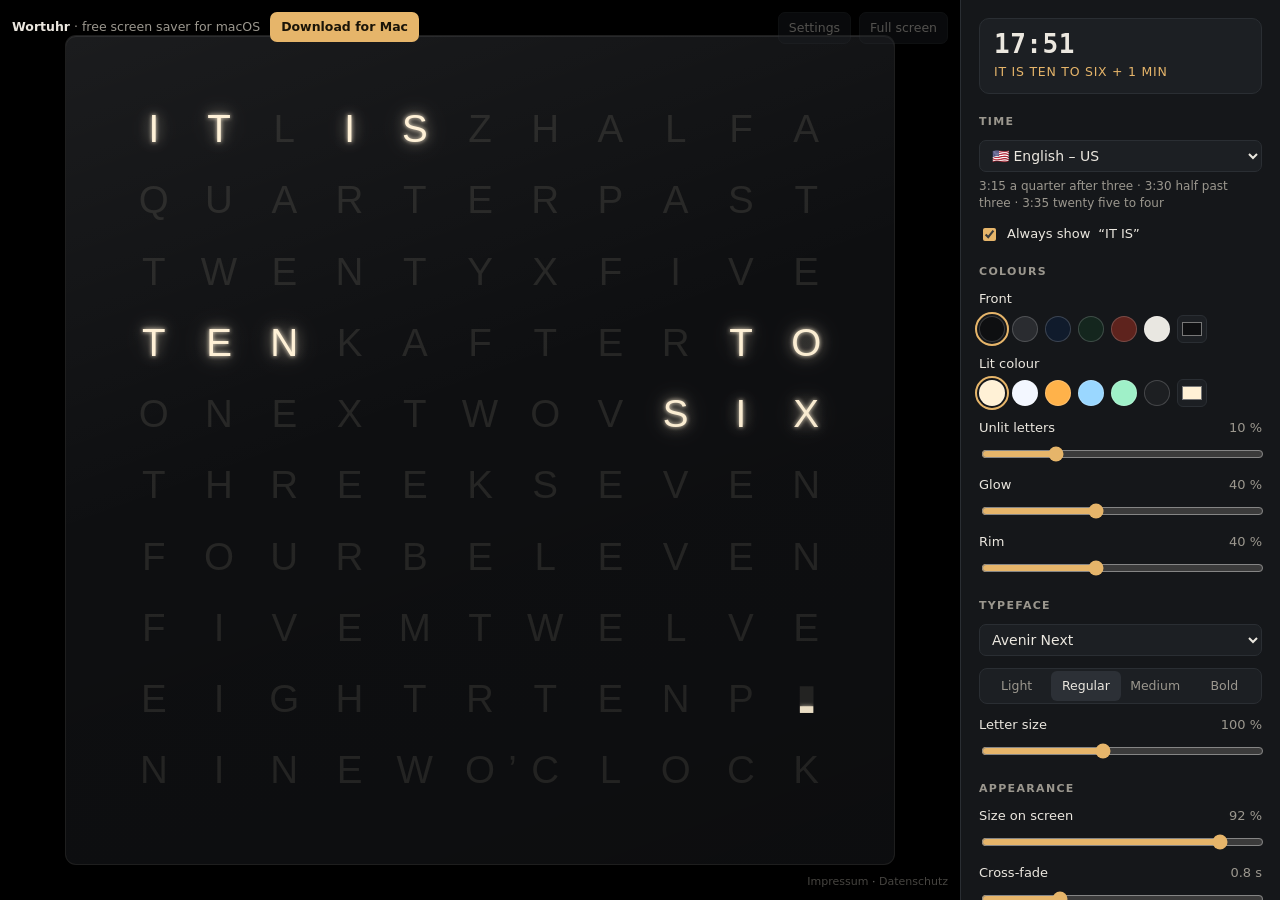
<file: prototype/index.html>
<!DOCTYPE html>
<html lang="en">
<head>
<meta charset="utf-8">
<meta name="viewport" content="width=device-width, initial-scale=1">
<title>Wortuhr – word clock screen saver for macOS (live demo)</title>
<style>
:root{
  color-scheme: dark;
  --page:#0b0c0e; --panel:#15171a; --panel2:#1c1f23; --line:#2a2e33;
  --ink:#ebe7df; --muted:#9b978e; --accent:#e6b56a; --focus:#f2cf93;
  /* clock – set via JS */
  --front:#141517; --lit:#fff3dc; --dim:14%; --glow:0.35; --font:"Helvetica Neue",Helvetica,Arial,sans-serif;
  --weight:400; --lscale:1; --size:.92; --edge:.4; --fade:.8s; --drift:0px;
}
html,body{height:100%}
body{background:var(--page);color:var(--ink);font:14px/1.45 system-ui,-apple-system,"Segoe UI",sans-serif;margin:0}
.app{display:grid;grid-template-columns:1fr 320px;height:100%;min-height:0}
.app.nopanel{grid-template-columns:1fr}
.app.nopanel .panel{display:none}

/* ---------- Stage ---------- */
.stage{position:relative;background:#000;container-type:size;overflow:hidden;min-height:0}
.clock{position:absolute;left:50%;top:50%;
  width:calc(min(100cqw,100cqh) * var(--size));aspect-ratio:1;
  translate:-50% -50%;border-radius:1.2%;
  background:var(--front);
  box-shadow:0 0 0 1px rgba(255,255,255,calc(.03 + var(--edge) * .22)),
    inset 0 1px 0 rgba(255,255,255,calc(var(--edge) * .20)),
    0 2.5cqh 6cqh rgba(0,0,0,.55);
}
.clock::after{content:"";position:absolute;inset:0;border-radius:inherit;pointer-events:none;
  background:linear-gradient(160deg,rgba(255,255,255,.055),rgba(255,255,255,0) 45%,rgba(0,0,0,.12));}
.drift .clock{animation:drift 180s ease-in-out infinite}
@keyframes drift{
  0%{transform:translate(0,0)}
  25%{transform:translate(var(--drift),calc(var(--drift) * -.6))}
  50%{transform:translate(calc(var(--drift) * -.4),var(--drift))}
  75%{transform:translate(calc(var(--drift) * -1),calc(var(--drift) * -.3))}
  100%{transform:translate(0,0)}
}
.grid{position:absolute;inset:7% 6.67% 7%;display:grid;
  grid-template-columns:repeat(11,1fr);grid-template-rows:repeat(10,1fr);
  font-family:var(--font);font-weight:var(--weight);
  font-size:calc(min(100cqw,100cqh) * var(--size) * .0466 * var(--lscale));
  line-height:1;text-align:center}
.cell{display:grid;place-items:center;
  color:color-mix(in srgb,var(--lit) var(--dim),var(--front));
  transition:color var(--fade) ease, text-shadow var(--fade) ease;}
.cell.on{color:var(--lit);
  text-shadow:0 0 calc(.3em * var(--glow)) color-mix(in srgb,var(--lit) 90%,transparent),
              0 0 calc(.9em * var(--glow)) color-mix(in srgb,var(--lit) 60%,transparent),
              0 0 calc(2.2em * var(--glow)) color-mix(in srgb,var(--lit) 30%,transparent)}
.mark{position:absolute;height:10%;display:grid;place-items:center;translate:-50% 0;
  color:color-mix(in srgb,var(--lit) var(--dim),var(--front));
  transition:color var(--fade) ease, text-shadow var(--fade) ease;}
.mark.on{color:var(--lit);
  text-shadow:0 0 calc(.3em * var(--glow)) color-mix(in srgb,var(--lit) 90%,transparent),
              0 0 calc(.9em * var(--glow)) color-mix(in srgb,var(--lit) 60%,transparent),
              0 0 calc(2.2em * var(--glow)) color-mix(in srgb,var(--lit) 30%,transparent)}
/* Minutes past the five-minute step: a bar in the minute cell (same size as a letter cell)
   fills up from below by one quarter per minute (full at four minutes). Rail in the colour of the unlit letters,
   filled part in the lit colour; square corners like the letters. Switched off, the cell shows its letter. */
.mbar{width:100%;height:100%;display:block;overflow:visible}
.mbar .rail{fill:color-mix(in srgb,var(--lit) var(--dim),var(--front));transition:fill var(--fade) ease}
.mbar .fill{fill:var(--lit);transition:y var(--fade) ease,height var(--fade) ease}
.mbar g{filter:drop-shadow(0 0 calc(var(--glow) * 1.5px) color-mix(in srgb,var(--lit) 80%,transparent))}
.cell.minute .ch{display:none}
.nominutes .mbar{display:none}
.nominutes .cell.minute .ch{display:inline}

.stagebar{position:absolute;top:12px;right:12px;display:flex;gap:8px;opacity:.35;transition:opacity .2s}
.stage:hover .stagebar,.stagebar:focus-within{opacity:1}
.stage:fullscreen .stagebar{display:none}
.getit{position:absolute;top:12px;left:12px;display:flex;align-items:center;gap:10px;font-size:12.5px;color:var(--muted)}
.getit b{color:var(--ink);font-weight:600}
.getit a{background:var(--accent);color:#1a1408;border-radius:7px;padding:6px 11px;text-decoration:none;font-weight:600}
.getit a:hover,.getit a:focus{background:var(--focus)}
.stage:fullscreen .getit{display:none}
.getit2{display:none;align-items:center;justify-content:space-between;gap:10px;font-size:13px;color:var(--muted);margin-bottom:14px}
.getit2 b{color:var(--ink)}
.getit2 a{background:var(--accent);color:#1a1408;border-radius:7px;padding:7px 12px;text-decoration:none;font-weight:600;white-space:nowrap}
@media (max-width:820px){.getit{display:none}.getit2{display:flex}}
.legal{position:absolute;bottom:10px;right:12px;font-size:11px;opacity:.45;transition:opacity .2s}
.legal a{color:var(--muted);text-decoration:none}
.legal a:hover,.legal a:focus{color:var(--ink);text-decoration:underline}
.stage:hover .legal,.legal:focus-within{opacity:1}
.stage:fullscreen .legal{display:none}

/* ---------- Panel ---------- */
.panel{background:var(--panel);border-left:1px solid var(--line);overflow-y:auto;min-height:0;
  padding:18px 18px 28px;display:flex;flex-direction:column;gap:20px}
.readout{background:var(--panel2);border:1px solid var(--line);border-radius:10px;padding:12px 14px}
.readout .t{font:600 26px/1 ui-monospace,"SF Mono",Menlo,monospace;font-variant-numeric:tabular-nums;letter-spacing:.02em}
.readout .p{margin-top:6px;color:var(--accent);font-size:12.5px;letter-spacing:.06em;text-transform:uppercase}
section h2{margin:0 0 10px;font-size:11px;font-weight:600;letter-spacing:.12em;text-transform:uppercase;color:var(--muted)}
.row{display:flex;flex-direction:column;gap:6px;margin-bottom:12px}
.row:last-child{margin-bottom:0}
.row>label,.lab{font-size:13px;display:flex;justify-content:space-between;gap:8px}
.lab output{color:var(--muted);font-variant-numeric:tabular-nums}
.seg{display:flex;background:var(--panel2);border:1px solid var(--line);border-radius:8px;padding:2px}
.seg button{flex:1;border:0;background:transparent;color:var(--muted);font:inherit;font-size:12.5px;padding:6px 4px;border-radius:6px;cursor:pointer}
.seg button[aria-pressed="true"]{background:#2c3036;color:var(--ink)}
.swatches{display:flex;flex-wrap:wrap;gap:7px;align-items:center}
.sw{width:26px;height:26px;border-radius:50%;border:1px solid rgba(255,255,255,.18);cursor:pointer;padding:0}
.sw[aria-pressed="true"]{outline:2px solid var(--accent);outline-offset:2px}
input[type=color]{width:30px;height:28px;border:1px solid var(--line);border-radius:6px;background:var(--panel2);padding:2px;cursor:pointer}
input[type=range]{width:100%;accent-color:var(--accent)}
select{width:100%;background:var(--panel2);color:var(--ink);border:1px solid var(--line);border-radius:7px;padding:6px 8px;font:inherit}
.check{display:flex;align-items:center;gap:8px;font-size:13px;cursor:pointer}
.check input{accent-color:var(--accent)}
.btn{background:var(--panel2);color:var(--ink);border:1px solid var(--line);border-radius:7px;padding:6px 10px;font:inherit;font-size:12.5px;cursor:pointer}
.btn:hover{border-color:#3b4047}
textarea{width:100%;box-sizing:border-box;height:118px;resize:vertical;background:var(--panel2);color:var(--muted);
  border:1px solid var(--line);border-radius:7px;padding:8px;font:11.5px/1.4 ui-monospace,Menlo,monospace}
.hint{color:var(--muted);font-size:12px;margin:0}
kbd{font:11px ui-monospace,Menlo,monospace;border:1px solid var(--line);border-bottom-width:2px;border-radius:4px;padding:0 4px}
:focus-visible{outline:2px solid var(--focus);outline-offset:2px}
@media (max-width:820px){
  .app{grid-template-columns:1fr;grid-template-rows:auto auto;height:auto}
  .stage{aspect-ratio:1;width:100%}
  .panel{border-left:0;border-top:1px solid var(--line);padding-inline:16px}
}
@media (prefers-reduced-motion:reduce){.drift .clock{animation:none}}
</style>
</head>
<body>

<div class="app" id="app">
  <div class="stage" id="stage">
    <div class="clock" id="clock" role="img" aria-label="Word clock">
      <div class="grid" id="grid"></div>
    </div>
    <div class="legal"><a href="https://diavolezza.github.io/impressum.html">Impressum</a> · <a href="https://diavolezza.github.io/datenschutz.html">Datenschutz</a></div>
    <div class="getit"><span><b>Wortuhr</b> · free screen saver for macOS</span><a href="https://github.com/Diavolezza/wortuhr#download-and-install">Download for Mac</a></div>
    <div class="stagebar">
      <button class="btn" id="bPanel" title="Key H">Settings</button>
      <button class="btn" id="bFull" title="Key F">Full screen</button>
    </div>
  </div>

  <aside class="panel" id="panel">
    <div class="getit2"><span><b>Wortuhr</b> · free screen saver for macOS</span><a href="https://github.com/Diavolezza/wortuhr#download-and-install">Download for Mac</a></div>
    <div class="readout" aria-live="polite">
      <div class="t" id="rTime">--:--</div>
      <div class="p" id="rPhrase"></div>
    </div>

    <section>
      <h2>Time</h2>
      <div class="row"><select id="language" aria-label="Language">
        <option value="de">🇩🇪 Deutsch – Hochdeutsch</option><option value="deCH">🇨🇭 Deutsch – Schwiizerdütsch</option><option value="deSouth">🇩🇪 Deutsch – Süddeutsch</option>
        <option value="en">🇬🇧 English – UK</option><option value="us">🇺🇸 English – US</option>
        <option value="es">🇪🇸 Español</option><option value="fr">🇫🇷 Français</option><option value="it">🇮🇹 Italiano</option>
      </select>
      <p class="hint" id="languageHint"></p></div>
      <label class="check"><input type="checkbox" id="intro"> Always show <span id="introLabel"></span></label>
    </section>

    <section>
      <h2>Colours</h2>
      <div class="row"><span class="lab">Front</span><div class="swatches" id="swFront"></div></div>
      <div class="row"><span class="lab">Lit colour</span><div class="swatches" id="swLit"></div></div>
      <div class="row"><span class="lab"><span>Unlit letters</span><output id="oDim"></output></span>
        <input type="range" id="dim" min="0" max="40" step="1"></div>
      <div class="row"><span class="lab"><span>Glow</span><output id="oGlow"></output></span>
        <input type="range" id="glow" min="0" max="100" step="5"></div>
      <div class="row"><span class="lab"><span>Rim</span><output id="oEdge"></output></span>
        <input type="range" id="edge" min="0" max="100" step="5"></div>
    </section>

    <section>
      <h2>Typeface</h2>
      <div class="row"><select id="font" aria-label="Typeface">
        <option value='"Helvetica Neue",Helvetica,Arial,sans-serif'>Helvetica Neue</option>
        <option value='system-ui,-apple-system,sans-serif'>SF Pro (system font)</option>
        <option value='"Avenir Next",Avenir,sans-serif'>Avenir Next</option>
        <option value='Futura,"Century Gothic",sans-serif'>Futura</option>
        <option value='"DIN Alternate","DIN Condensed",sans-serif'>DIN Alternate</option>
        <option value='"Gill Sans","Gill Sans MT",sans-serif'>Gill Sans</option>
        <option value='"SF Mono",Menlo,monospace'>SF Mono</option>
      </select></div>
      <div class="row"><div class="seg" data-key="weight">
        <button data-v="300">Light</button><button data-v="400">Regular</button><button data-v="500">Medium</button><button data-v="700">Bold</button>
      </div></div>
      <div class="row"><span class="lab"><span>Letter size</span><output id="oLscale"></output></span>
        <input type="range" id="lscale" min="70" max="140" step="5"></div>
    </section>

    <section>
      <h2>Appearance</h2>
      <div class="row"><span class="lab"><span>Size on screen</span><output id="oSize"></output></span>
        <input type="range" id="size" min="40" max="100" step="2"></div>
      <div class="row"><span class="lab"><span>Cross-fade</span><output id="oFade"></output></span>
        <input type="range" id="fade" min="0" max="3" step="0.1"></div>
      <label class="check"><input type="checkbox" id="drift"> Drift slowly (burn-in protection)</label>
    </section>

    <section>
      <h2>Minutes</h2>
      <div class="row"><label class="check"><input type="checkbox" id="minutes"> Show minutes</label></div>
      <p class="hint">The bar in the last column fills up by one quarter for each minute past the five-minute step and is full at four minutes. Switched off, the cell shows its letter.</p>
    </section>

    <section>
      <h2>Time mode</h2>
      <div class="row"><div class="seg" data-key="tmode">
        <button data-v="live">Live</button><button data-v="manual">Manual</button><button data-v="fast">Fast-forward</button>
      </div></div>
      <div class="row" id="manualRow" hidden><span class="lab"><span>Time of day</span><output id="oMan"></output></span>
        <input type="range" id="man" min="0" max="1439" step="1"></div>
      <p class="hint">Fast-forward: one minute per second, to review all positions.</p>
    </section>

    <section>
      <h2>Export settings</h2>
      <p class="hint" style="margin-bottom:8px">The current settings as JSON – e.g. to use them as the screen saver's defaults.</p>
      <textarea id="json" readonly aria-label="Settings as JSON"></textarea>
      <div style="display:flex;gap:8px;align-items:center;margin-top:8px">
        <button class="btn" id="bCopy">Copy</button><button class="btn" id="bReset">Reset</button>
        <span class="hint" id="copyMsg"></span>
      </div>
    </section>
    <p class="hint"><kbd>H</kbd> settings on/off · <kbd>F</kbd> full screen</p>
    <p class="hint"><a href="https://github.com/Diavolezza/wortuhr" target="_blank" rel="noopener" style="color:var(--accent)">Download and source code on GitHub</a></p>
  </aside>
</div>

<script src="faces.js"></script>
<script>
/* ---------- Settings ---------- */
const FRONTS=[["Deep black","#0e0f11"],["Graphite","#2a2c30"],["Midnight blue","#101b2c"],["Forest green","#14261e"],["Brick red","#5e231d"],["Chalk white","#e9e7e1"]];
const LITS=[["Warm white","#fff1d6"],["Cool white","#f3f7ff"],["Amber","#ffb24a"],["Ice blue","#9ad7ff"],["Mint","#9ff0c8"],["Charcoal","#1d1f22"]];
/* Default language: the browser's, British English otherwise */
const browserLanguage=(()=>{const l=(navigator.language||"en").toLowerCase();
  return l.startsWith("de-ch")?"deCH":l.startsWith("de")?"de":l.startsWith("en-us")?"us":["es","fr","it"].find(x=>l.startsWith(x))||"en"})();
const DEF={language:browserLanguage,intro:true,front:"#0e0f11",lit:"#fff1d6",dim:10,glow:40,edge:40,
  font:'"Avenir Next",Avenir,sans-serif',weight:"400",lscale:100,size:92,fade:0.8,minutes:true,drift:false,tmode:"live",man:945};
let S={...DEF};
try{const s=JSON.parse(localStorage.getItem("wortuhr-prototype")||"null");if(s){S={...DEF,...s};for(const k of ["look","dots","mdepth","mhalo","mstr","mspread","mtrail"])delete S[k]}}catch(e){}
const save=()=>{try{localStorage.setItem("wortuhr-prototype",JSON.stringify(S))}catch(e){}};

const $=id=>document.getElementById(id), root=document.documentElement;
const gridEl=$("grid");
let cells=[], marks=[], face=null, bar=null;
/* Build the grid of the selected language (only when it changes) */
function buildGrid(){
  const f=FACES[LANGS[S.language]];
  if(f===face)return;face=f;
  gridEl.innerHTML="";cells=[];marks=[];
  f.grid.forEach((row,r)=>{cells[r]=[];[...row.normalize("NFC")].forEach((ch,c)=>{const s=document.createElement("span");s.className="cell";s.textContent=ch;gridEl.appendChild(s);cells[r][c]=s;});});
  /* Minute cell: the letter (shown when the minutes are off) and the bar (20 × 20 units) */
  const mc=cells[f.minute[0]][f.minute[1]];
  mc.classList.add("minute");
  mc.innerHTML='<span class="ch">'+mc.textContent+'</span><svg class="mbar" viewBox="0 0 20 20" aria-hidden="true">'+
    '<clipPath id="mclip"><rect x="6" y="2" width="8" height="16"/></clipPath>'+
    '<rect class="rail" x="6" y="2" width="8" height="16"/>'+
    '<g clip-path="url(#mclip)"><rect class="fill" x="6" y="18" width="8" height="0"/></g></svg>';
  bar=mc.querySelector(".mbar");
  sizeBar();
  f.marks.forEach(mk=>{const s=document.createElement("span");s.className="mark";s.textContent=mk.glyph;
    s.style.left=((mk.afterCol+1)/11*100)+"%";s.style.top=(mk.row*10)+"%";gridEl.appendChild(s);marks.push({el:s,word:mk.word});});
}

function swatches(el,list,key){
  el.innerHTML="";
  list.forEach(([name,hex])=>{const b=document.createElement("button");b.className="sw";b.style.background=hex;
    b.title=name;b.setAttribute("aria-label",name);b.dataset.v=hex;b.onclick=()=>{S[key]=hex;apply()};el.appendChild(b);});
  const inp=document.createElement("input");inp.type="color";inp.id="c_"+key;inp.title="Custom colour";inp.setAttribute("aria-label","Custom colour");
  inp.oninput=()=>{S[key]=inp.value;apply()};el.appendChild(inp);
}
swatches($("swFront"),FRONTS,"front");swatches($("swLit"),LITS,"lit");

document.querySelectorAll(".seg").forEach(seg=>seg.querySelectorAll("button").forEach(b=>b.onclick=()=>{S[seg.dataset.key]=b.dataset.v;apply()}));
["dim","glow","edge","lscale","size","fade","man"].forEach(k=>$(k).oninput=e=>{S[k]=+e.target.value;apply()});
["intro","minutes","drift"].forEach(k=>$(k).onchange=e=>{S[k]=e.target.checked;apply()});
$("font").onchange=e=>{S.font=e.target.value;apply()};
$("language").onchange=e=>{S.language=e.target.value;apply()};

/* The bar is 65 % as wide as an "E" of the letter font and as high as the capitals (centred in the cell like
   the letters of the screen saver and the app), with square corners like the letters. Cell square = 0.0788 of the plate,
   letters 0.0466 × letter size → width in bar units (20 per cell) = E width / font size × letter size × 11.83 */
const measureCtx=document.createElement("canvas").getContext("2d");
let barTop=2,barH=16;
function sizeBar(){
  if(!bar)return;
  measureCtx.font=S.weight+" 100px "+S.font;
  const m=measureCtx.measureText("E");
  const ratio=(m.actualBoundingBoxLeft+m.actualBoundingBoxRight)/100||0.5;
  const unit=(S.lscale/100)*0.0466*20/(0.8667/11);          // font size in bar units
  const w=Math.min(18,0.65*ratio*unit);
  const h=Math.min(18,(m.actualBoundingBoxAscent/100||0.7)*unit);
  barTop=10-h/2;barH=h;
  bar.querySelectorAll("rect").forEach(r=>{r.setAttribute("x",10-w/2);r.setAttribute("width",w)});
  bar.querySelectorAll(".rail,clipPath rect").forEach(r=>{r.setAttribute("y",barTop);r.setAttribute("height",h)});
}
const fmt=min=>String(Math.floor(min/60)).padStart(2,"0")+":"+String(min%60).padStart(2,"0");
function apply(){
  root.style.setProperty("--front",S.front);root.style.setProperty("--lit",S.lit);
  root.style.setProperty("--dim",S.dim+"%");root.style.setProperty("--glow",S.glow/100);root.style.setProperty("--edge",S.edge/100);
  root.style.setProperty("--font",S.font);root.style.setProperty("--weight",S.weight);
  root.style.setProperty("--lscale",S.lscale/100);root.style.setProperty("--size",S.size/100);
  root.style.setProperty("--fade",S.fade+"s");
  root.style.setProperty("--drift",S.drift?"3cqh":"0px");
  $("stage").classList.toggle("drift",S.drift);
  $("clock").classList.toggle("nominutes",!S.minutes);
  document.querySelectorAll(".seg").forEach(seg=>seg.querySelectorAll("button").forEach(b=>b.setAttribute("aria-pressed",String(S[seg.dataset.key]===b.dataset.v))));
  document.querySelectorAll(".sw").forEach(b=>{const key=b.parentElement.id==="swFront"?"front":"lit";b.setAttribute("aria-pressed",String(S[key].toLowerCase()===b.dataset.v))});
  $("c_front").value=S.front;$("c_lit").value=S.lit;
  ["dim","glow","edge","lscale","size","fade","man"].forEach(k=>$(k).value=S[k]);
  ["intro","minutes","drift"].forEach(k=>$(k).checked=S[k]);
  $("language").value=S.language;
  $("introLabel").textContent={de:"“ES IST”",deCH:"“ES ISCH”",deSouth:"“ES IST”",en:"“IT IS”",us:"“IT IS”",fr:"“IL EST”",it:"“SONO”/“È”",es:"“SON”/“ES”"}[S.language];
  $("font").value=S.font;
  $("oDim").textContent=S.dim+" %";$("oGlow").textContent=S.glow+" %";$("oEdge").textContent=S.edge+" %";$("oLscale").textContent=S.lscale+" %";
  $("oSize").textContent=S.size+" %";$("oFade").textContent=S.fade.toFixed(1)+" s";$("oMan").textContent=fmt(S.man);
  $("manualRow").hidden=S.tmode!=="manual";
  $("languageHint").textContent={
    de:"3:15 viertel nach drei · 3:20 zwanzig nach drei · 3:45 viertel vor vier",
    deCH:"3:15 viertel ab drü · 3:25 füf vor halbi vieri · 3:45 viertel vor vieri",
    deSouth:"3:15 viertel vier · 3:20 zehn vor halb vier · 3:45 dreiviertel vier",
    en:"3:15 a quarter past three · 3:35 twenty five to four · 3:00 three o’clock",
    us:"3:15 a quarter after three · 3:30 half past three · 3:35 twenty five to four",
    fr:"3:15 trois heures et quart · 3:45 quatre heures moins le quart · 12:00 midi",
    it:"3:15 le tre e un quarto · 3:45 le quattro meno un quarto · 1:00 è l’una",
    es:"3:15 las tres y cuarto · 3:45 las cuatro menos cuarto · 1:00 es la una"}[S.language];
  buildGrid();
  sizeBar();
  const {tmode,man,...out}=S;
  $("json").value=JSON.stringify(out,null,1);
  save();render(true);
}

/* ---------- Display ---------- */
let fastMin=null,lastKey="";
function currentMinutes(){
  if(S.tmode==="manual")return S.man;
  if(S.tmode==="fast"){if(fastMin===null){const d=new Date();fastMin=d.getHours()*60+d.getMinutes()}return fastMin}
  const d=new Date();return d.getHours()*60+d.getMinutes();
}
function render(force){
  const t=currentMinutes(),h=Math.floor(t/60),m=t%60;
  const key=t+S.language+S.intro;
  if(!force&&key===lastKey)return;lastKey=key;
  const p=phrase(h,m,S.language,S.intro),on=new Set(),W=face.words;
  p.words.forEach(w=>{const[r,c,l]=W[w];for(let i=0;i<l;i++)on.add(r*11+c+i)});
  cells.forEach((row,r)=>row.forEach((el,c)=>el.classList.toggle("on",on.has(r*11+c))));
  marks.forEach(mk=>mk.el.classList.toggle("on",p.words.includes(mk.word)));
  /* minutes past the five-minute step: the bar fills up by quarters */
  bar.style.setProperty("--m",p.edges/4);
  /* filled part (attributes for every browser, CSS properties for the transition) */
  const fill=bar.querySelector(".fill"),fh=barH*p.edges/4,fy=barTop+barH-fh;
  fill.setAttribute("y",fy);fill.setAttribute("height",fh);fill.style.y=fy+"px";fill.style.height=fh+"px";
  const words=spell(S.language,p.words);
  $("rTime").textContent=fmt(t);
  $("rPhrase").textContent=words+(S.minutes&&p.edges?"  + "+p.edges+" min":"");
  $("clock").setAttribute("aria-label",fmt(t)+" – "+words.toLowerCase());
}
setInterval(()=>{if(S.tmode==="fast")fastMin=(currentMinutes()+1)%1440;render(false)},1000);

/* ---------- Controls ---------- */
function togglePanel(){$("app").classList.toggle("nopanel")}
function full(){const st=$("stage");if(document.fullscreenElement)document.exitFullscreen().catch(()=>{});else if(st.requestFullscreen)st.requestFullscreen().catch(()=>{});}
$("bPanel").onclick=togglePanel;$("bFull").onclick=full;
document.addEventListener("keydown",e=>{if(e.target.closest("input,select,textarea"))return;
  if(e.key==="h"||e.key==="H")togglePanel();if(e.key==="f"||e.key==="F")full();});
$("bCopy").onclick=()=>{const ta=$("json");
  navigator.clipboard.writeText(ta.value).then(()=>$("copyMsg").textContent="Copied.")
  .catch(()=>{ta.focus();ta.select();$("copyMsg").textContent="Selected – press ⌘C to copy."});};
$("bReset").onclick=()=>{S={...DEF};fastMin=null;apply()};
apply();
</script>
</body>
</html>
</file>
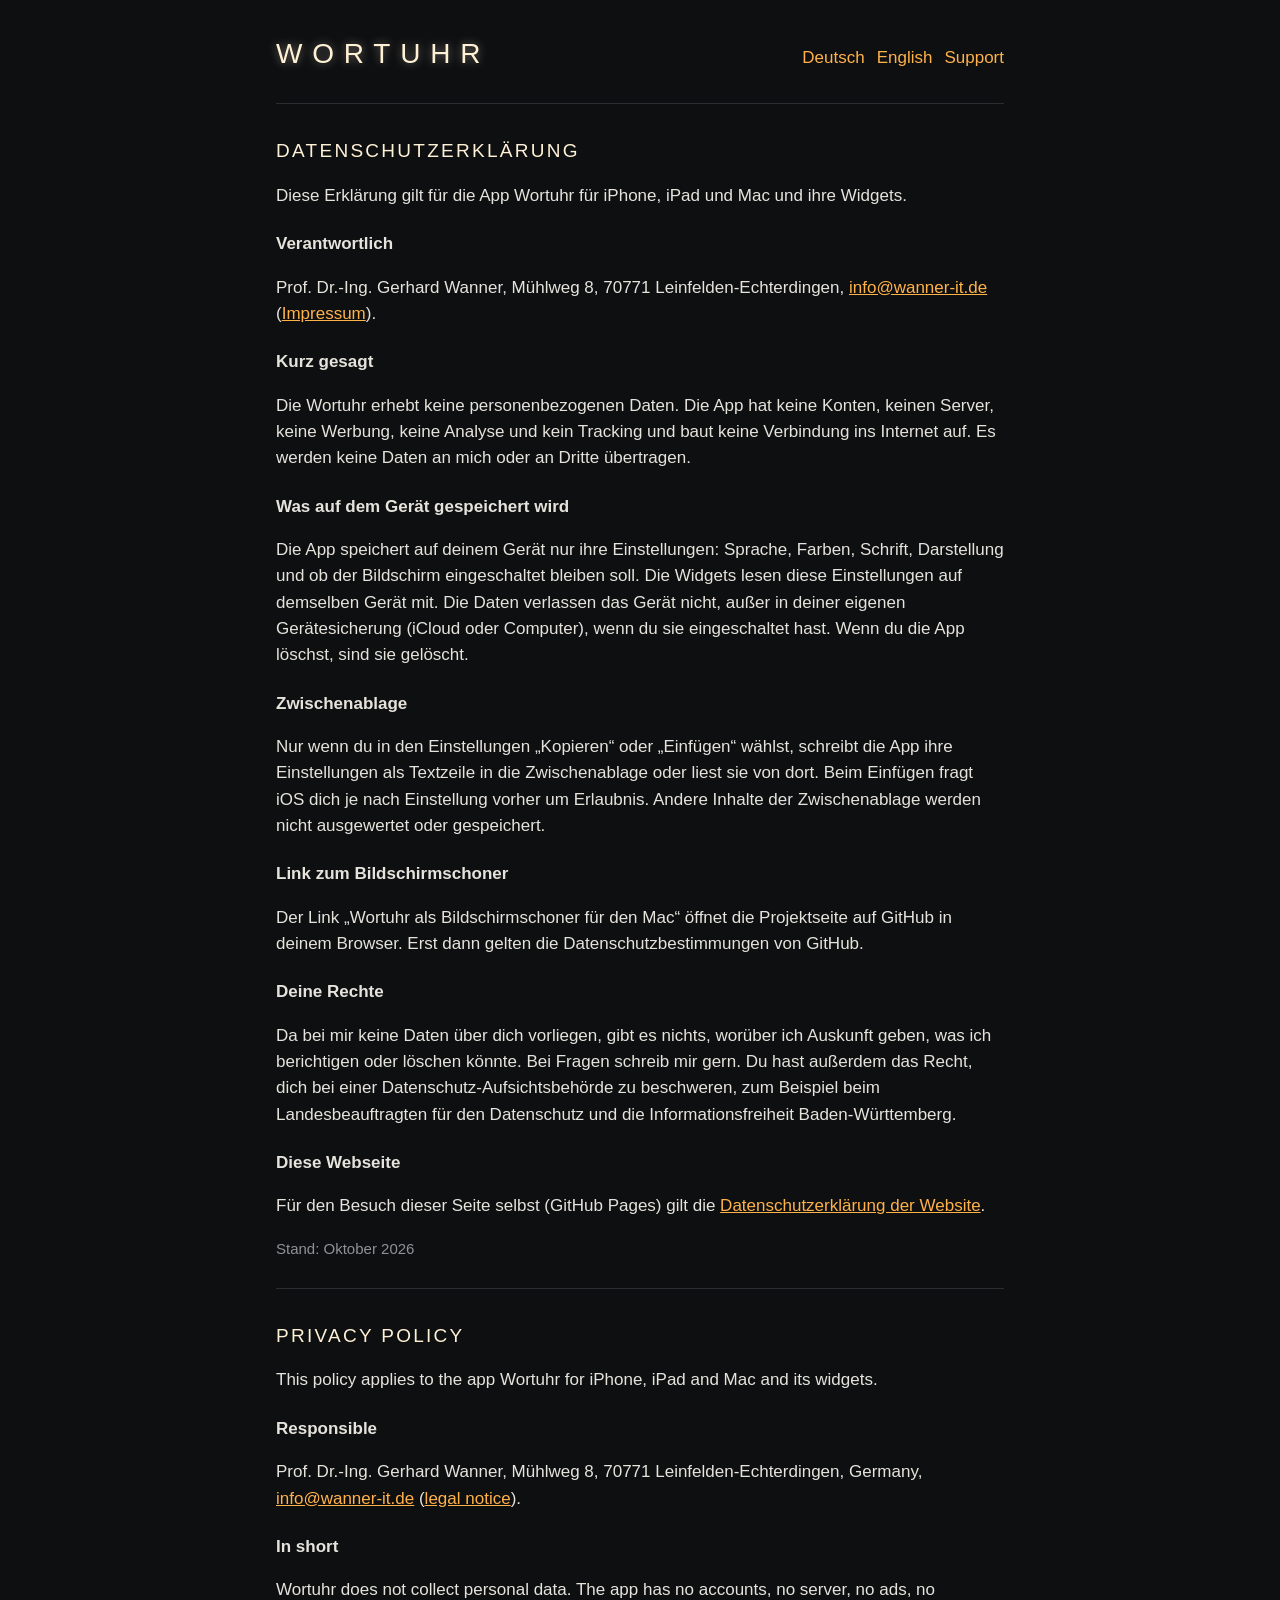
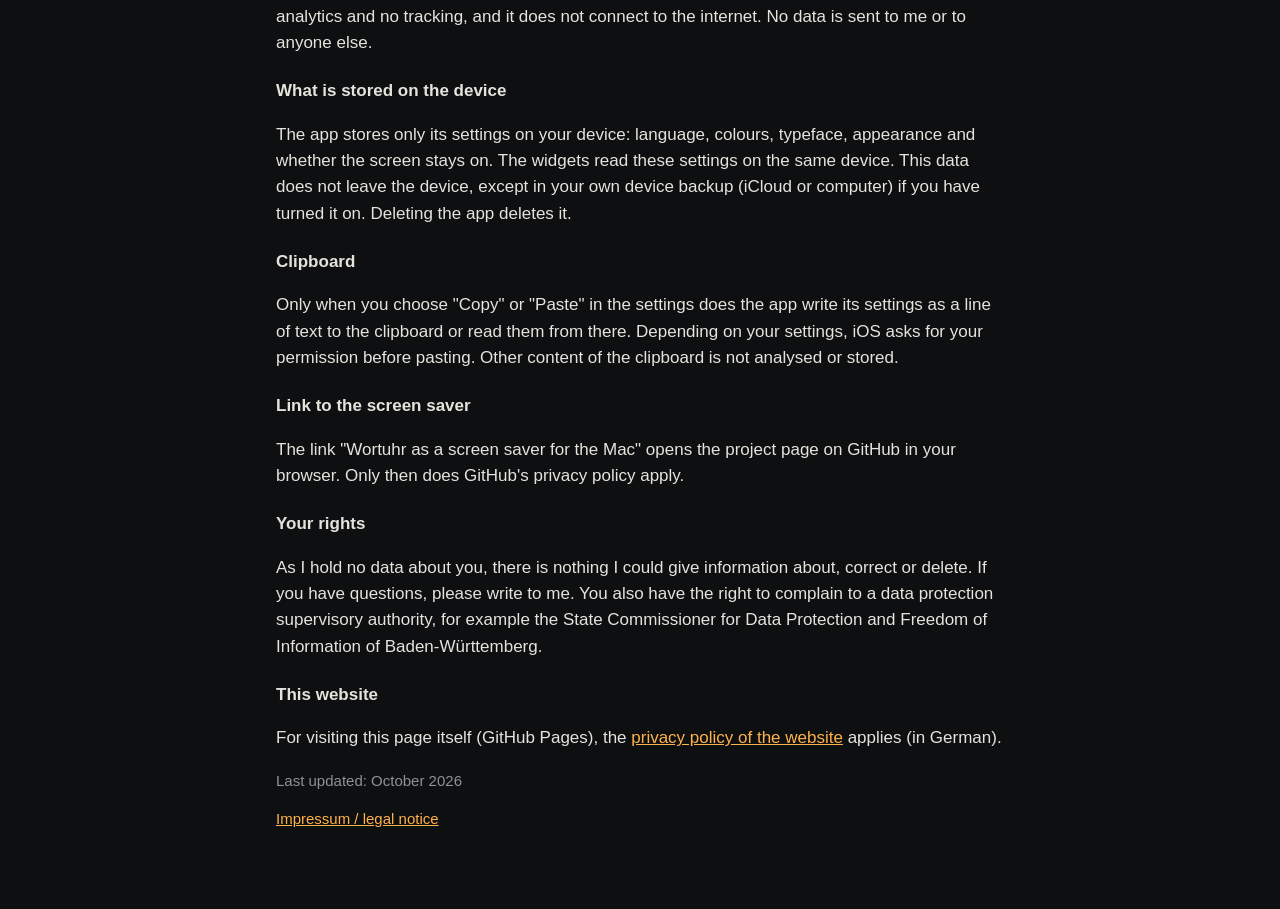
<file: prototype/privacy.html>
<!doctype html>
<html lang="de">
<head>
<meta charset="utf-8">
<meta name="viewport" content="width=device-width, initial-scale=1">
<title>Wortuhr – Datenschutz / Privacy</title>
<link rel="stylesheet" href="style.css">
</head>
<body>
<main>
<header>
  <h1>WORTUHR</h1>
  <nav><a href="#de">Deutsch</a><a href="#en">English</a><a href="support.html">Support</a></nav>
</header>

<section class="lang" id="de">
<h2>Datenschutzerklärung</h2>
<p>Diese Erklärung gilt für die App Wortuhr für iPhone, iPad und Mac und ihre Widgets.</p>

<h3>Verantwortlich</h3>
<p>Prof. Dr.-Ing. Gerhard Wanner, Mühlweg 8, 70771 Leinfelden-Echterdingen,
<a href="mailto:info@wanner-it.de">info@wanner-it.de</a> (<a href="../impressum.html">Impressum</a>).</p>

<h3>Kurz gesagt</h3>
<p>Die Wortuhr erhebt keine personenbezogenen Daten. Die App hat keine Konten, keinen Server, keine Werbung,
keine Analyse und kein Tracking und baut keine Verbindung ins Internet auf. Es werden keine Daten an mich oder
an Dritte übertragen.</p>

<h3>Was auf dem Gerät gespeichert wird</h3>
<p>Die App speichert auf deinem Gerät nur ihre Einstellungen: Sprache, Farben, Schrift, Darstellung und ob der
Bildschirm eingeschaltet bleiben soll. Die Widgets lesen diese Einstellungen auf demselben Gerät mit. Die Daten
verlassen das Gerät nicht, außer in deiner eigenen Gerätesicherung (iCloud oder Computer), wenn du sie
eingeschaltet hast. Wenn du die App löschst, sind sie gelöscht.</p>

<h3>Zwischenablage</h3>
<p>Nur wenn du in den Einstellungen „Kopieren“ oder „Einfügen“ wählst, schreibt die App ihre Einstellungen als
Textzeile in die Zwischenablage oder liest sie von dort. Beim Einfügen fragt iOS dich je nach Einstellung vorher
um Erlaubnis. Andere Inhalte der Zwischenablage werden nicht ausgewertet oder gespeichert.</p>

<h3>Link zum Bildschirmschoner</h3>
<p>Der Link „Wortuhr als Bildschirmschoner für den Mac“ öffnet die Projektseite auf GitHub in deinem Browser.
Erst dann gelten die Datenschutzbestimmungen von GitHub.</p>

<h3>Deine Rechte</h3>
<p>Da bei mir keine Daten über dich vorliegen, gibt es nichts, worüber ich Auskunft geben, was ich berichtigen oder
löschen könnte. Bei Fragen schreib mir gern. Du hast außerdem das Recht, dich bei einer Datenschutz-Aufsichtsbehörde
zu beschweren, zum Beispiel beim Landesbeauftragten für den Datenschutz und die Informationsfreiheit
Baden-Württemberg.</p>
<h3>Diese Webseite</h3>
<p>Für den Besuch dieser Seite selbst (GitHub Pages) gilt die <a href="../datenschutz.html">Datenschutzerklärung der Website</a>.</p>
<p class="dim">Stand: Oktober 2026</p>
</section>

<section class="lang" id="en" lang="en">
<h2>Privacy policy</h2>
<p>This policy applies to the app Wortuhr for iPhone, iPad and Mac and its widgets.</p>

<h3>Responsible</h3>
<p>Prof. Dr.-Ing. Gerhard Wanner, Mühlweg 8, 70771 Leinfelden-Echterdingen, Germany,
<a href="mailto:info@wanner-it.de">info@wanner-it.de</a> (<a href="../impressum.html">legal notice</a>).</p>

<h3>In short</h3>
<p>Wortuhr does not collect personal data. The app has no accounts, no server, no ads, no analytics and no
tracking, and it does not connect to the internet. No data is sent to me or to anyone else.</p>

<h3>What is stored on the device</h3>
<p>The app stores only its settings on your device: language, colours, typeface, appearance and whether the screen
stays on. The widgets read these settings on the same device. This data does not leave the device, except in your
own device backup (iCloud or computer) if you have turned it on. Deleting the app deletes it.</p>

<h3>Clipboard</h3>
<p>Only when you choose "Copy" or "Paste" in the settings does the app write its settings as a line of text to the
clipboard or read them from there. Depending on your settings, iOS asks for your permission before pasting. Other
content of the clipboard is not analysed or stored.</p>

<h3>Link to the screen saver</h3>
<p>The link "Wortuhr as a screen saver for the Mac" opens the project page on GitHub in your browser. Only then
does GitHub's privacy policy apply.</p>

<h3>Your rights</h3>
<p>As I hold no data about you, there is nothing I could give information about, correct or delete. If you have
questions, please write to me. You also have the right to complain to a data protection supervisory authority,
for example the State Commissioner for Data Protection and Freedom of Information of Baden-Württemberg.</p>
<h3>This website</h3>
<p>For visiting this page itself (GitHub Pages), the <a href="../datenschutz.html">privacy policy of the website</a> applies (in German).</p>
<p class="dim">Last updated: October 2026</p>
</section>
<p class="dim"><a href="../impressum.html">Impressum / legal notice</a></p>
</main>
</body>
</html>
</file>
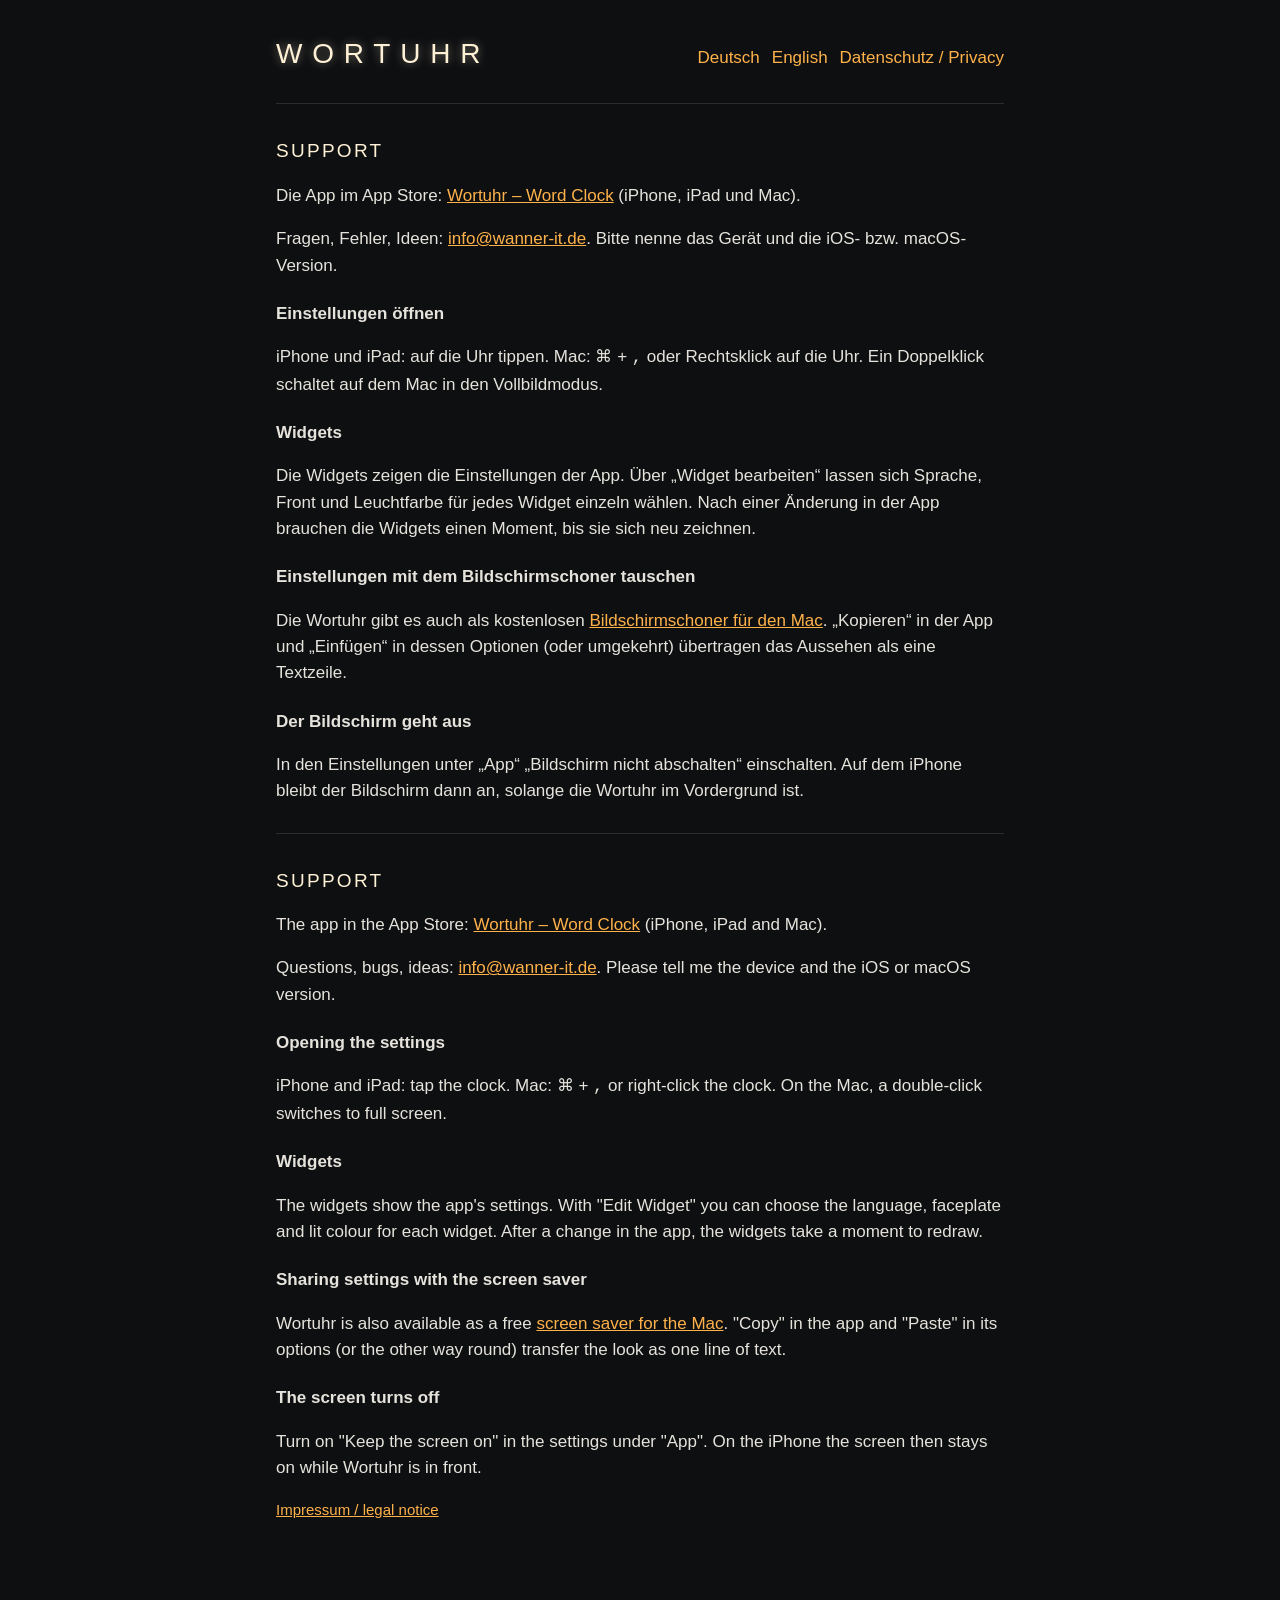
<file: prototype/support.html>
<!doctype html>
<html lang="de">
<head>
<meta charset="utf-8">
<meta name="viewport" content="width=device-width, initial-scale=1">
<title>Wortuhr – Support</title>
<link rel="stylesheet" href="style.css">
</head>
<body>
<main>
<header>
  <h1>WORTUHR</h1>
  <nav><a href="#de">Deutsch</a><a href="#en">English</a><a href="privacy.html">Datenschutz / Privacy</a></nav>
</header>

<section class="lang" id="de">
<h2>Support</h2>
<p>Die App im App Store: <a href="https://apps.apple.com/de/app/wortuhr-word-clock/id6826591590">Wortuhr – Word Clock</a>
(iPhone, iPad und Mac).</p>
<p>Fragen, Fehler, Ideen: <a href="mailto:info@wanner-it.de?subject=Wortuhr">info@wanner-it.de</a>.
Bitte nenne das Gerät und die iOS- bzw. macOS-Version.</p>

<h3>Einstellungen öffnen</h3>
<p>iPhone und iPad: auf die Uhr tippen. Mac: <kbd>⌘</kbd> + <kbd>,</kbd> oder Rechtsklick auf die Uhr.
Ein Doppelklick schaltet auf dem Mac in den Vollbildmodus.</p>

<h3>Widgets</h3>
<p>Die Widgets zeigen die Einstellungen der App. Über „Widget bearbeiten“ lassen sich Sprache, Front und
Leuchtfarbe für jedes Widget einzeln wählen. Nach einer Änderung in der App brauchen die Widgets einen Moment,
bis sie sich neu zeichnen.</p>

<h3>Einstellungen mit dem Bildschirmschoner tauschen</h3>
<p>Die Wortuhr gibt es auch als kostenlosen
<a href="https://github.com/Diavolezza/wortuhr">Bildschirmschoner für den Mac</a>. „Kopieren“ in der App und
„Einfügen“ in dessen Optionen (oder umgekehrt) übertragen das Aussehen als eine Textzeile.</p>

<h3>Der Bildschirm geht aus</h3>
<p>In den Einstellungen unter „App“ „Bildschirm nicht abschalten“ einschalten. Auf dem iPhone bleibt der
Bildschirm dann an, solange die Wortuhr im Vordergrund ist.</p>
</section>

<section class="lang" id="en" lang="en">
<h2>Support</h2>
<p>The app in the App Store: <a href="https://apps.apple.com/app/wortuhr-word-clock/id6826591590">Wortuhr – Word Clock</a>
(iPhone, iPad and Mac).</p>
<p>Questions, bugs, ideas: <a href="mailto:info@wanner-it.de?subject=Wortuhr">info@wanner-it.de</a>.
Please tell me the device and the iOS or macOS version.</p>

<h3>Opening the settings</h3>
<p>iPhone and iPad: tap the clock. Mac: <kbd>⌘</kbd> + <kbd>,</kbd> or right-click the clock.
On the Mac, a double-click switches to full screen.</p>

<h3>Widgets</h3>
<p>The widgets show the app's settings. With "Edit Widget" you can choose the language, faceplate and lit colour
for each widget. After a change in the app, the widgets take a moment to redraw.</p>

<h3>Sharing settings with the screen saver</h3>
<p>Wortuhr is also available as a free <a href="https://github.com/Diavolezza/wortuhr">screen saver for the
Mac</a>. "Copy" in the app and "Paste" in its options (or the other way round) transfer the look as one line of
text.</p>

<h3>The screen turns off</h3>
<p>Turn on "Keep the screen on" in the settings under "App". On the iPhone the screen then stays on while Wortuhr
is in front.</p>
</section>
<p class="dim"><a href="../impressum.html">Impressum / legal notice</a></p>
</main>
</body>
</html>
</file>
<file: prototype/style.css>
/* Shared look of the Wortuhr web pages: dark plate, warm-white letters, no external fonts or scripts. */
:root { --bg: #0e0f11; --text: #e6e3dc; --dim: #8f9196; --lit: #fff1d6; --accent: #ffb24a; --line: #2a2c30; }
* { box-sizing: border-box; }
body { margin: 0; background: var(--bg); color: var(--text); font: 17px/1.55 -apple-system, BlinkMacSystemFont, "Avenir Next", "Segoe UI", Roboto, sans-serif; }
main { max-width: 760px; margin: 0 auto; padding: 32px 16px 64px; }
header { display: flex; justify-content: space-between; align-items: baseline; gap: 16px; flex-wrap: wrap; }
h1 { font-weight: 500; font-size: 28px; letter-spacing: 0.35em; color: var(--lit); margin: 0; text-shadow: 0 0 10px rgba(255, 241, 214, 0.45); }
h2 { font-weight: 500; font-size: 19px; letter-spacing: 0.12em; text-transform: uppercase; color: var(--lit); margin: 32px 0 8px; }
h3 { font-size: 17px; margin: 22px 0 4px; }
nav a { color: var(--accent); margin-left: 12px; text-decoration: none; }
a { color: var(--accent); }
section.lang { border-top: 1px solid var(--line); margin-top: 28px; }
.dim { color: var(--dim); font-size: 15px; }
ul { padding-left: 22px; }
</file>
